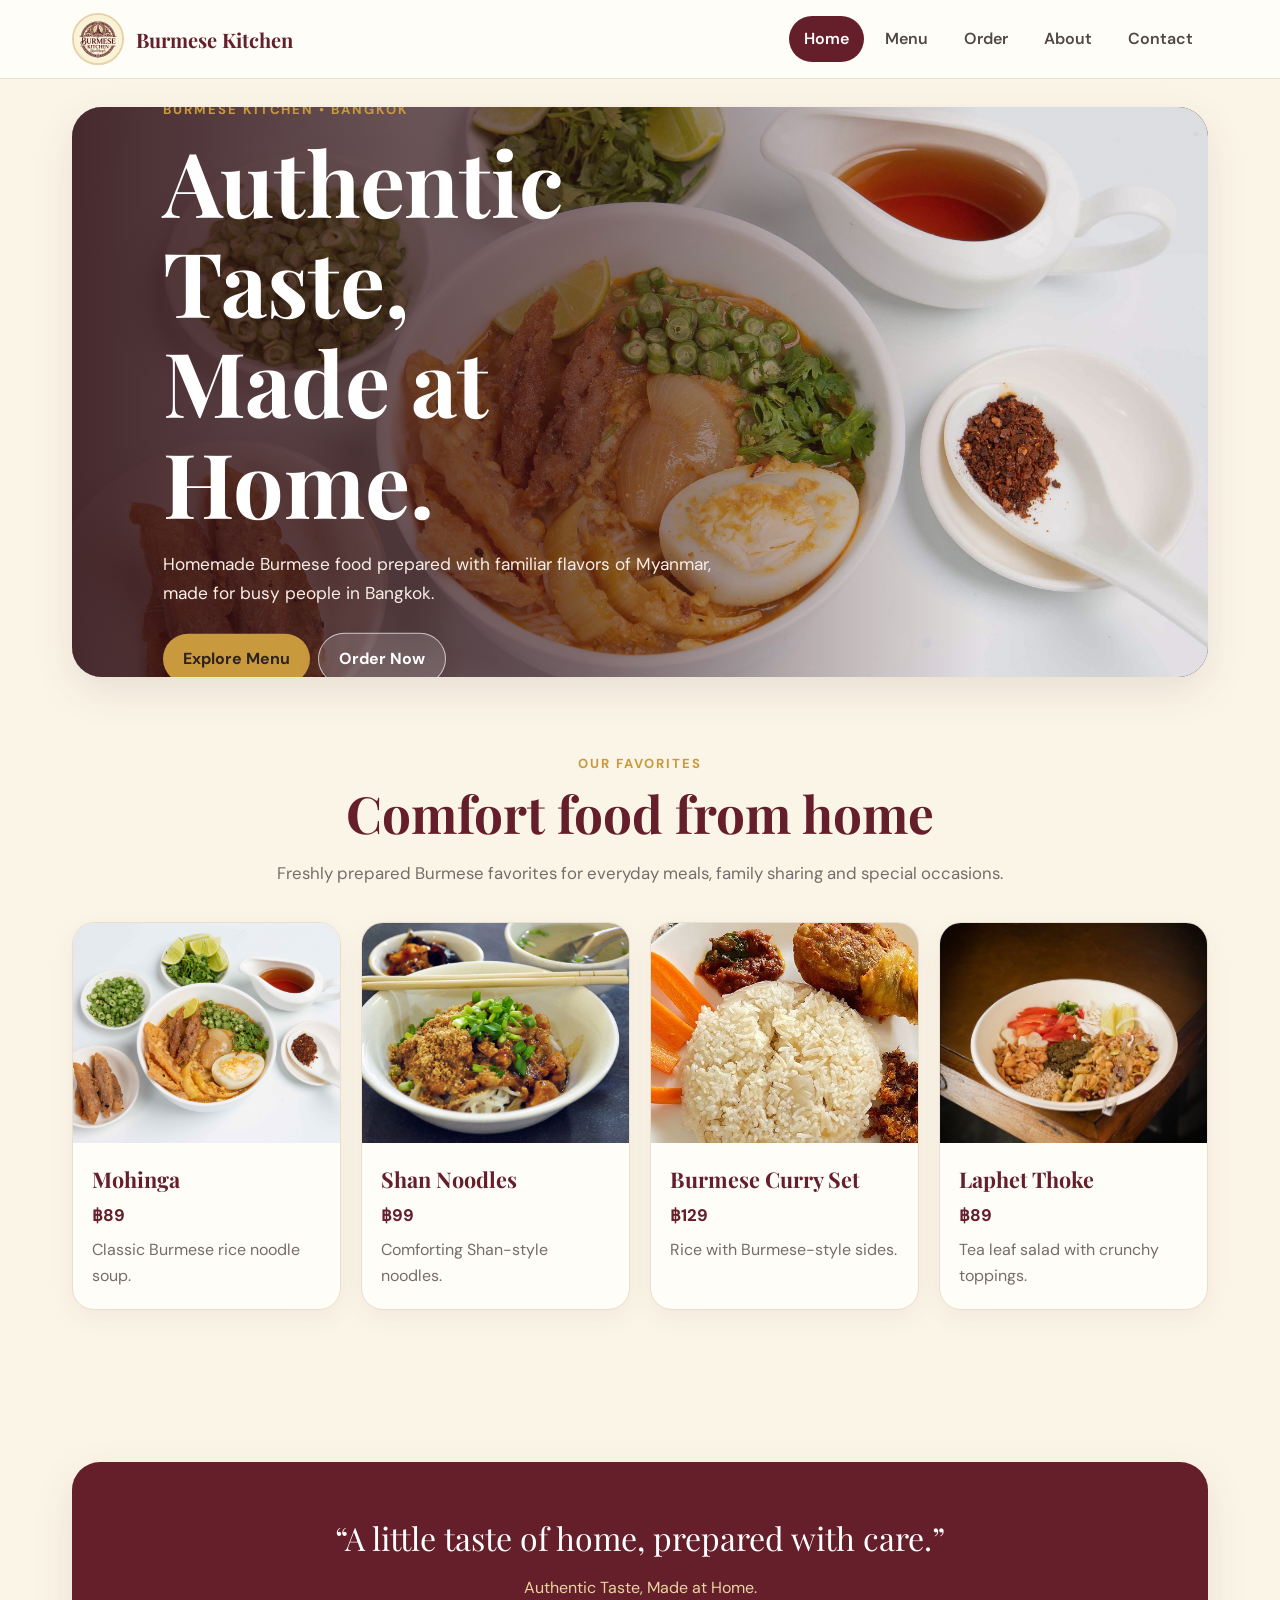
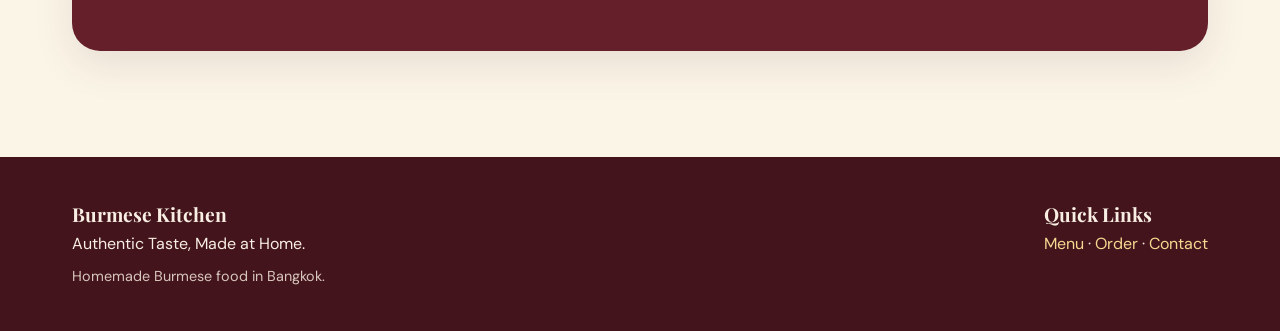
<file: index.html>
<!doctype html><html lang="en"><head><meta charset="utf-8"><meta name="viewport" content="width=device-width,initial-scale=1"><title>Burmese Kitchen | Authentic Taste, Made at Home</title><meta name="description" content="Burmese Kitchen — authentic homemade Burmese food in Bangkok."><link rel="stylesheet" href="style.css"></head><body>
<nav class="nav"><div class="nav-inner"><a class="brand" href="index.html"><img src="images/logo.jpeg" alt="Burmese Kitchen logo"><span>Burmese Kitchen</span></a><div class="links"><a class="active" href="index.html">Home</a><a href="menu.html">Menu</a><a href="order.html">Order</a><a href="about.html">About</a><a href="contact.html">Contact</a></div></div></nav>
<main><section class="hero"><div class="hero-card"><img src="images/mohinga.jpeg" alt="Burmese Mohinga"><div class="hero-overlay"></div><div class="hero-copy"><div class="kicker">Burmese Kitchen • Bangkok</div><h1>Authentic Taste,<br>Made at Home.</h1><p>Homemade Burmese food prepared with familiar flavors of Myanmar, made for busy people in Bangkok.</p><a class="btn gold" href="menu.html">Explore Menu</a><a class="btn secondary" href="order.html">Order Now</a></div></div></section>
<section class="section"><div class="section-head"><div class="kicker">Our favorites</div><h2>Comfort food from home</h2><p class="subtitle">Freshly prepared Burmese favorites for everyday meals, family sharing and special occasions.</p></div><div class="grid">
<article class="card"><img src="images/mohinga.jpeg" alt="Mohinga"><div class="card-body"><h3>Mohinga</h3><span class="price">฿89</span><p>Classic Burmese rice noodle soup.</p></div></article>
<article class="card"><img src="images/shan-noodles.jpeg" alt="Shan Noodles"><div class="card-body"><h3>Shan Noodles</h3><span class="price">฿99</span><p>Comforting Shan-style noodles.</p></div></article>
<article class="card"><img src="images/curry-set.jpeg" alt="Burmese Curry Set"><div class="card-body"><h3>Burmese Curry Set</h3><span class="price">฿129</span><p>Rice with Burmese-style sides.</p></div></article>
<article class="card"><img src="images/laphet-thoke.jpeg" alt="Laphet Thoke"><div class="card-body"><h3>Laphet Thoke</h3><span class="price">฿89</span><p>Tea leaf salad with crunchy toppings.</p></div></article></div></section>
<section class="section"><div class="quote"><p>“A little taste of home, prepared with care.”</p><span>Authentic Taste, Made at Home.</span></div></section></main>
<footer><div class="footer-inner"><div><strong>Burmese Kitchen</strong><div>Authentic Taste, Made at Home.</div><div class="footer-note">Homemade Burmese food in Bangkok.</div></div><div><strong>Quick Links</strong><div><a href="menu.html">Menu</a> · <a href="order.html">Order</a> · <a href="contact.html">Contact</a></div></div></div></footer><script src="script.js"></script></body></html>
</file>
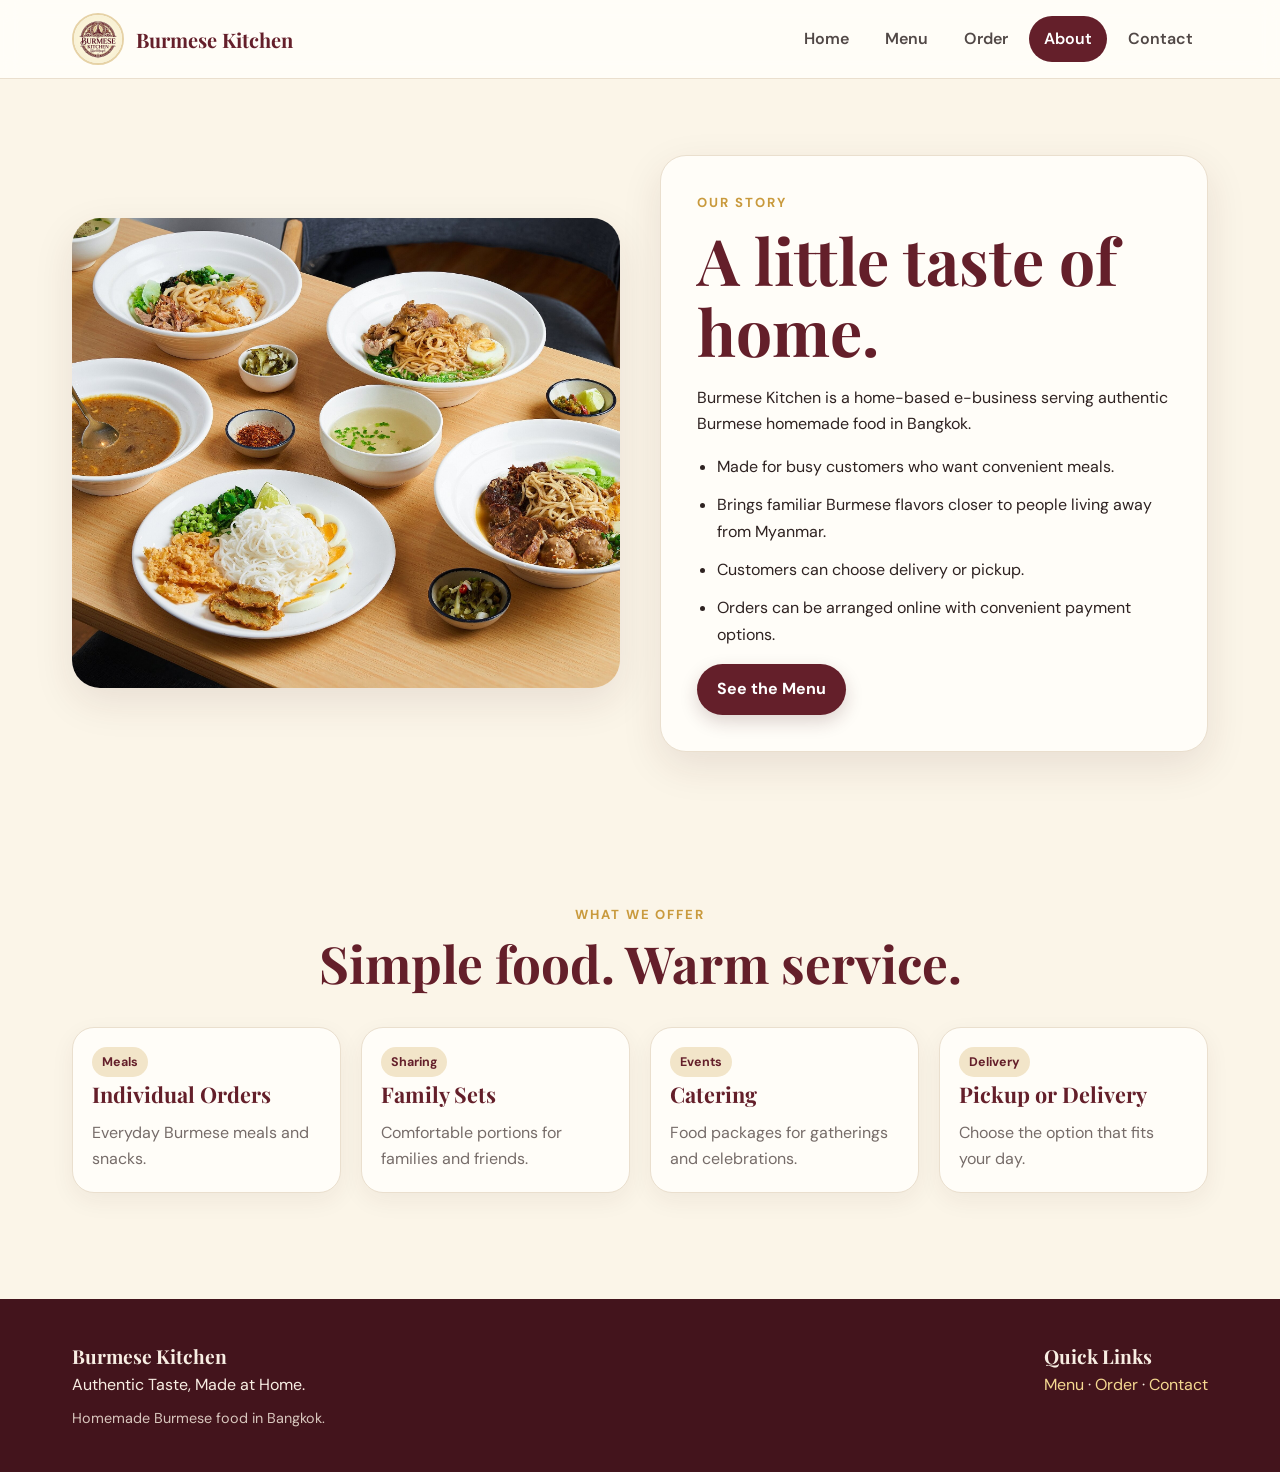
<file: about.html>
<!doctype html><html lang="en"><head><meta charset="utf-8"><meta name="viewport" content="width=device-width,initial-scale=1"><title>About | Burmese Kitchen</title><link rel="stylesheet" href="style.css"></head><body>
<nav class="nav"><div class="nav-inner"><a class="brand" href="index.html"><img src="images/logo.jpeg" alt="Burmese Kitchen logo"><span>Burmese Kitchen</span></a><div class="links"><a href="index.html">Home</a><a href="menu.html">Menu</a><a href="order.html">Order</a><a class="active" href="about.html">About</a><a href="contact.html">Contact</a></div></div></nav>
<main><section class="section"><div class="split"><img src="images/family-meal.jpeg" alt="Burmese food shared at a table"><div class="panel"><div class="kicker">Our story</div><h1>A little taste of home.</h1><p>Burmese Kitchen is a home-based e-business serving authentic Burmese homemade food in Bangkok.</p><ul class="list"><li>Made for busy customers who want convenient meals.</li><li>Brings familiar Burmese flavors closer to people living away from Myanmar.</li><li>Customers can choose delivery or pickup.</li><li>Orders can be arranged online with convenient payment options.</li></ul><a class="btn" href="menu.html">See the Menu</a></div></div></section>
<section class="section"><div class="section-head"><div class="kicker">What we offer</div><h2>Simple food. Warm service.</h2></div><div class="grid"><div class="card"><div class="card-body"><span class="badge">Meals</span><h3>Individual Orders</h3><p>Everyday Burmese meals and snacks.</p></div></div><div class="card"><div class="card-body"><span class="badge">Sharing</span><h3>Family Sets</h3><p>Comfortable portions for families and friends.</p></div></div><div class="card"><div class="card-body"><span class="badge">Events</span><h3>Catering</h3><p>Food packages for gatherings and celebrations.</p></div></div><div class="card"><div class="card-body"><span class="badge">Delivery</span><h3>Pickup or Delivery</h3><p>Choose the option that fits your day.</p></div></div></div></section></main>
<footer><div class="footer-inner"><div><strong>Burmese Kitchen</strong><div>Authentic Taste, Made at Home.</div><div class="footer-note">Homemade Burmese food in Bangkok.</div></div><div><strong>Quick Links</strong><div><a href="menu.html">Menu</a> · <a href="order.html">Order</a> · <a href="contact.html">Contact</a></div></div></div></footer><script src="script.js"></script></body></html>
</file>
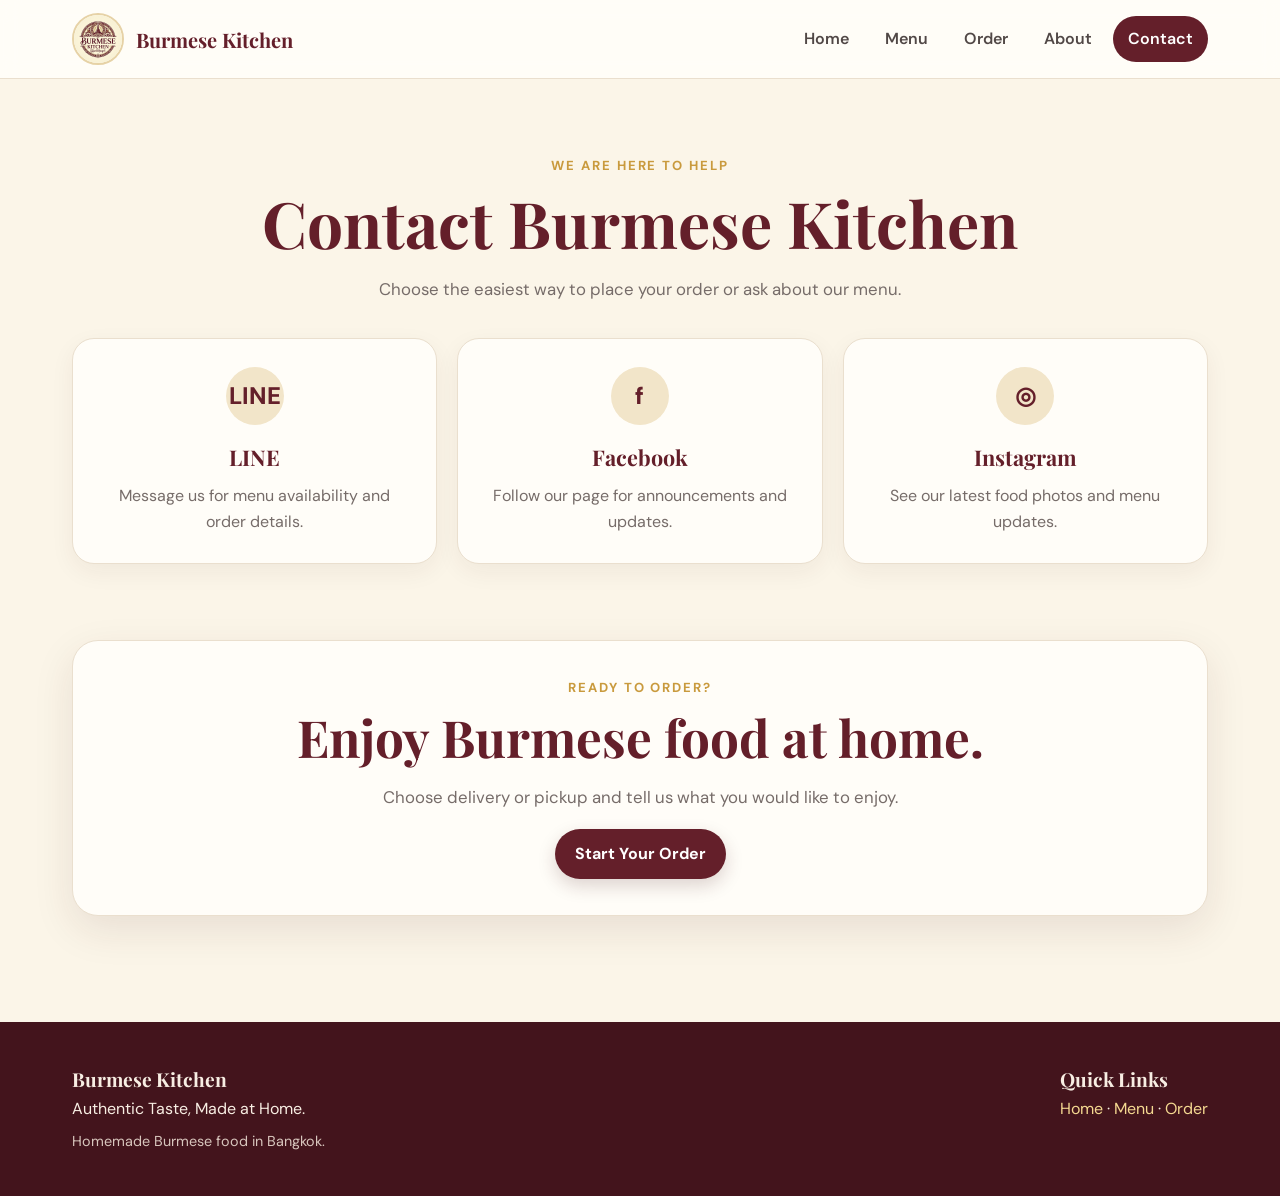
<file: contact.html>
<!doctype html><html lang="en"><head><meta charset="utf-8"><meta name="viewport" content="width=device-width,initial-scale=1"><title>Contact | Burmese Kitchen</title><link rel="stylesheet" href="style.css"></head><body>
<nav class="nav"><div class="nav-inner"><a class="brand" href="index.html"><img src="images/logo.jpeg" alt="Burmese Kitchen logo"><span>Burmese Kitchen</span></a><div class="links"><a href="index.html">Home</a><a href="menu.html">Menu</a><a href="order.html">Order</a><a href="about.html">About</a><a class="active" href="contact.html">Contact</a></div></div></nav>
<main><section class="section"><div class="section-head"><div class="kicker">We are here to help</div><h1>Contact Burmese Kitchen</h1><p class="subtitle">Choose the easiest way to place your order or ask about our menu.</p></div><div class="grid contact-grid">
<div class="card contact-card"><div class="contact-icon">LINE</div><h3>LINE</h3><p>Message us for menu availability and order details.</p></div>
<div class="card contact-card"><div class="contact-icon">f</div><h3>Facebook</h3><p>Follow our page for announcements and updates.</p></div>
<div class="card contact-card"><div class="contact-icon">◎</div><h3>Instagram</h3><p>See our latest food photos and menu updates.</p></div></div></section>
<section class="section" style="padding-top:0"><div class="panel" style="text-align:center"><div class="kicker">Ready to order?</div><h2>Enjoy Burmese food at home.</h2><p class="subtitle">Choose delivery or pickup and tell us what you would like to enjoy.</p><a class="btn" href="order.html">Start Your Order</a></div></section></main>
<footer><div class="footer-inner"><div><strong>Burmese Kitchen</strong><div>Authentic Taste, Made at Home.</div><div class="footer-note">Homemade Burmese food in Bangkok.</div></div><div><strong>Quick Links</strong><div><a href="index.html">Home</a> · <a href="menu.html">Menu</a> · <a href="order.html">Order</a></div></div></div></footer><script src="script.js"></script></body></html>
</file>
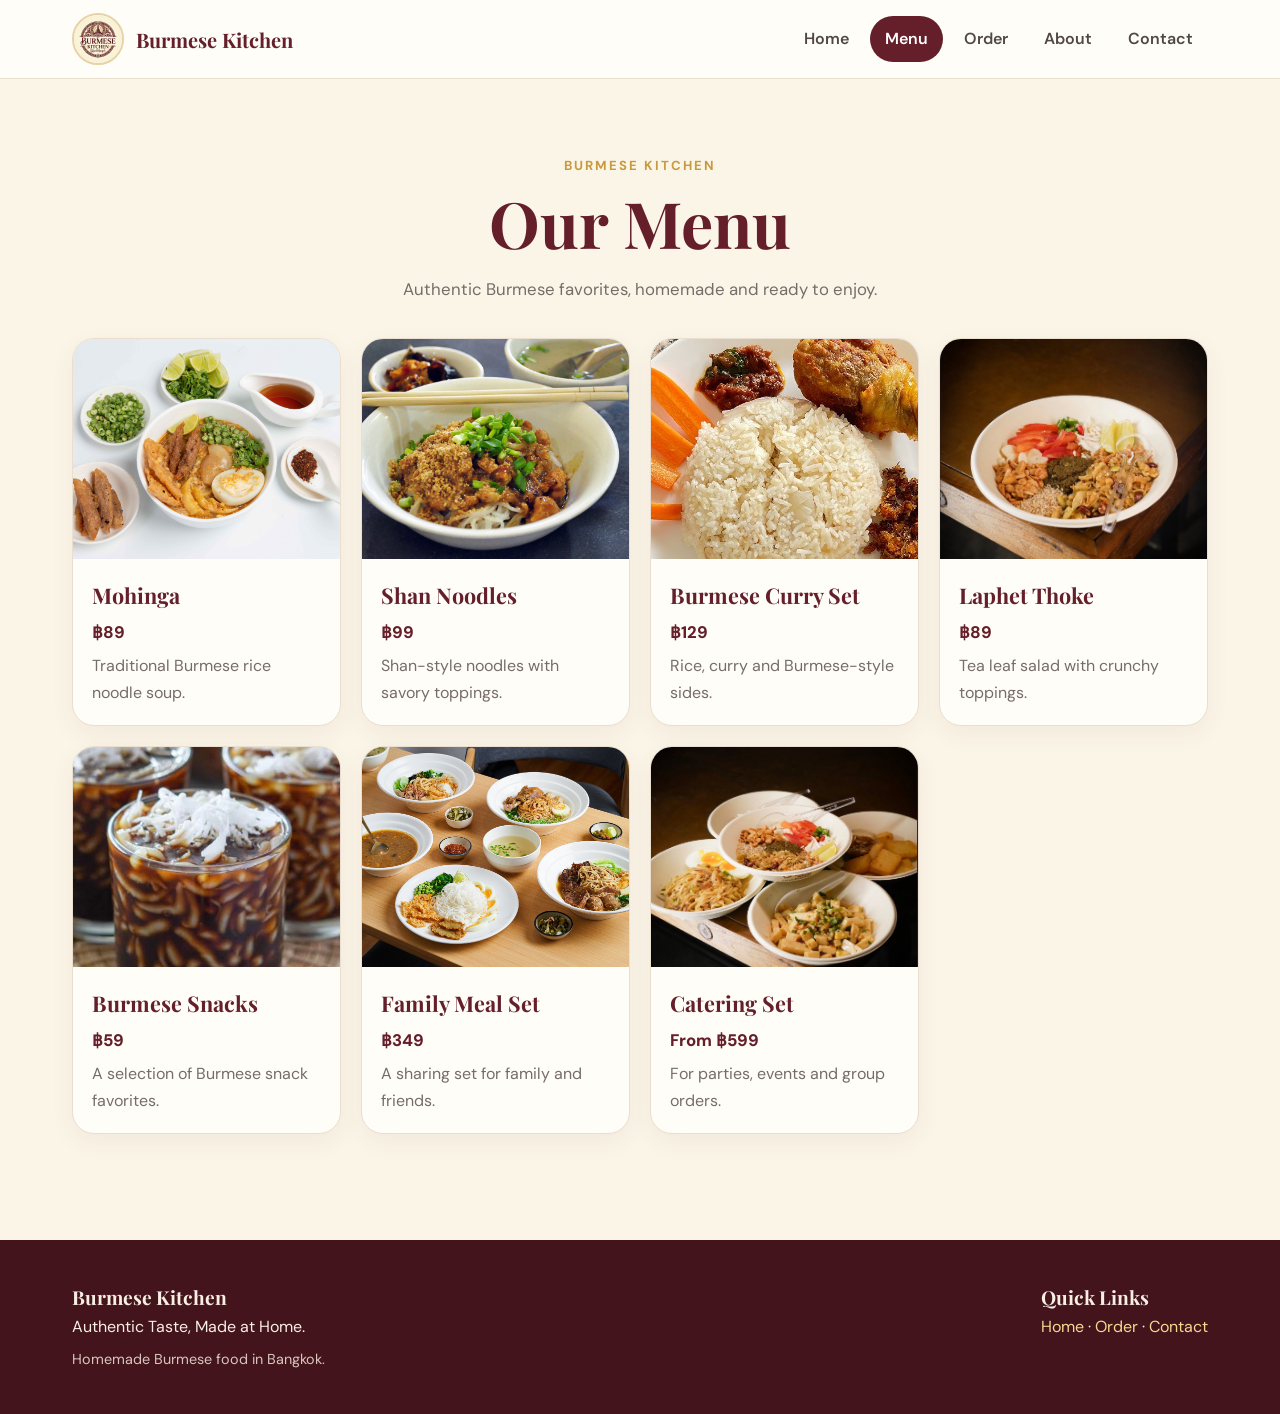
<file: menu.html>
<!doctype html><html lang="en"><head><meta charset="utf-8"><meta name="viewport" content="width=device-width,initial-scale=1"><title>Menu | Burmese Kitchen</title><link rel="stylesheet" href="style.css"></head><body>
<nav class="nav"><div class="nav-inner"><a class="brand" href="index.html"><img src="images/logo.jpeg" alt="Burmese Kitchen logo"><span>Burmese Kitchen</span></a><div class="links"><a href="index.html">Home</a><a class="active" href="menu.html">Menu</a><a href="order.html">Order</a><a href="about.html">About</a><a href="contact.html">Contact</a></div></div></nav>
<main><section class="section"><div class="section-head"><div class="kicker">Burmese Kitchen</div><h1>Our Menu</h1><p class="subtitle">Authentic Burmese favorites, homemade and ready to enjoy.</p></div><div class="grid">
<article class="card"><img src="images/mohinga.jpeg" alt="Mohinga"><div class="card-body"><h3>Mohinga</h3><span class="price">฿89</span><p>Traditional Burmese rice noodle soup.</p></div></article>
<article class="card"><img src="images/shan-noodles.jpeg" alt="Shan Noodles"><div class="card-body"><h3>Shan Noodles</h3><span class="price">฿99</span><p>Shan-style noodles with savory toppings.</p></div></article>
<article class="card"><img src="images/curry-set.jpeg" alt="Burmese Curry Set"><div class="card-body"><h3>Burmese Curry Set</h3><span class="price">฿129</span><p>Rice, curry and Burmese-style sides.</p></div></article>
<article class="card"><img src="images/laphet-thoke.jpeg" alt="Laphet Thoke"><div class="card-body"><h3>Laphet Thoke</h3><span class="price">฿89</span><p>Tea leaf salad with crunchy toppings.</p></div></article>
<article class="card"><img src="images/burmese-snacks.jpeg" alt="Burmese Snacks"><div class="card-body"><h3>Burmese Snacks</h3><span class="price">฿59</span><p>A selection of Burmese snack favorites.</p></div></article>
<article class="card"><img src="images/family-meal.jpeg" alt="Family Meal Set"><div class="card-body"><h3>Family Meal Set</h3><span class="price">฿349</span><p>A sharing set for family and friends.</p></div></article>
<article class="card"><img src="images/catering.jpeg" alt="Catering Set"><div class="card-body"><h3>Catering Set</h3><span class="price">From ฿599</span><p>For parties, events and group orders.</p></div></article></div></section></main>
<footer><div class="footer-inner"><div><strong>Burmese Kitchen</strong><div>Authentic Taste, Made at Home.</div><div class="footer-note">Homemade Burmese food in Bangkok.</div></div><div><strong>Quick Links</strong><div><a href="index.html">Home</a> · <a href="order.html">Order</a> · <a href="contact.html">Contact</a></div></div></div></footer><script src="script.js"></script></body></html>
</file>
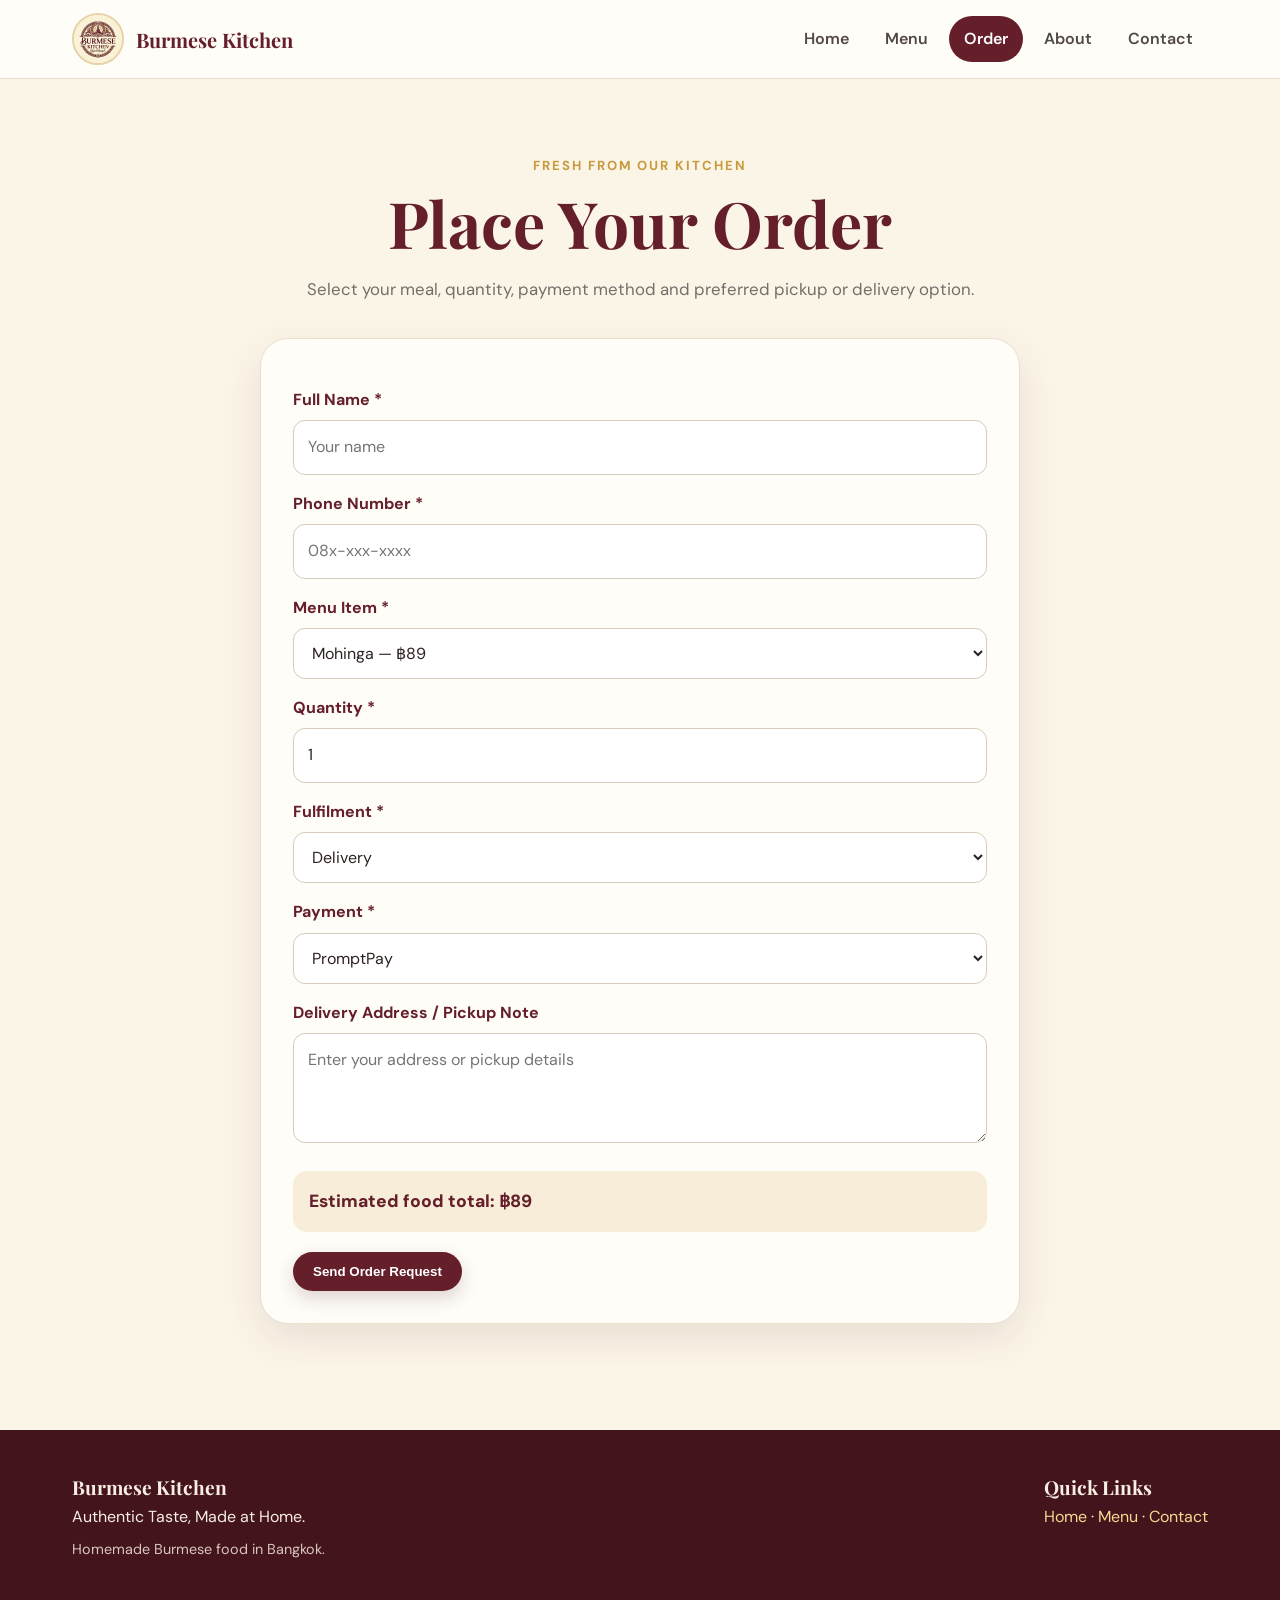
<file: order.html>
<!doctype html><html lang="en"><head><meta charset="utf-8"><meta name="viewport" content="width=device-width,initial-scale=1"><title>Order | Burmese Kitchen</title><link rel="stylesheet" href="style.css"></head><body>
<nav class="nav"><div class="nav-inner"><a class="brand" href="index.html"><img src="images/logo.jpeg" alt="Burmese Kitchen logo"><span>Burmese Kitchen</span></a><div class="links"><a href="index.html">Home</a><a href="menu.html">Menu</a><a class="active" href="order.html">Order</a><a href="about.html">About</a><a href="contact.html">Contact</a></div></div></nav>
<main><section class="section"><div class="section-head"><div class="kicker">Fresh from our kitchen</div><h1>Place Your Order</h1><p class="subtitle">Select your meal, quantity, payment method and preferred pickup or delivery option.</p></div><div class="form-wrap"><form id="orderForm">
<label for="name">Full Name *</label><input id="name" name="name" required placeholder="Your name">
<label for="phone">Phone Number *</label><input id="phone" name="phone" type="tel" required placeholder="08x-xxx-xxxx">
<label for="item">Menu Item *</label><select id="item" name="item" required><option value="mohinga">Mohinga — ฿89</option><option value="shan">Shan Noodles — ฿99</option><option value="curry">Burmese Curry Set — ฿129</option><option value="laphet">Laphet Thoke — ฿89</option><option value="snacks">Burmese Snacks — ฿59</option><option value="family">Family Meal Set — ฿349</option><option value="catering">Catering Set — ฿599</option></select>
<label for="qty">Quantity *</label><input id="qty" name="qty" type="number" min="1" value="1" required>
<label for="method">Fulfilment *</label><select id="method" name="method"><option>Delivery</option><option>Pickup</option></select>
<label for="payment">Payment *</label><select id="payment" name="payment"><option>PromptPay</option><option>Bank transfer</option><option>Card / e-wallet</option></select>
<label for="address">Delivery Address / Pickup Note</label><textarea id="address" name="address" placeholder="Enter your address or pickup details"></textarea>
<div id="total" class="total">Estimated food total: ฿89</div><button class="btn" type="submit">Send Order Request</button><div id="success" class="success" style="display:none"></div></form></div></section></main>
<footer><div class="footer-inner"><div><strong>Burmese Kitchen</strong><div>Authentic Taste, Made at Home.</div><div class="footer-note">Homemade Burmese food in Bangkok.</div></div><div><strong>Quick Links</strong><div><a href="index.html">Home</a> · <a href="menu.html">Menu</a> · <a href="contact.html">Contact</a></div></div></div></footer><script src="script.js"></script></body></html>
</file>
<file: style.css>
@import url('https://fonts.googleapis.com/css2?family=DM+Sans:wght@400;500;600;700&family=Playfair+Display:wght@600;700&display=swap');
:root{--wine:#641f2a;--wine2:#43141c;--gold:#c99a3d;--cream:#fbf5e8;--paper:#fffdf8;--ink:#2e2221;--muted:#766c69;--line:#eadfce;--shadow:0 14px 40px rgba(65,25,30,.10)}
*{box-sizing:border-box}html{scroll-behavior:smooth}body{margin:0;font-family:'DM Sans',Arial,sans-serif;color:var(--ink);background:var(--cream);line-height:1.65}a{color:inherit;text-decoration:none}img{max-width:100%;display:block}.nav{position:sticky;top:0;z-index:20;background:rgba(255,253,248,.96);backdrop-filter:blur(10px);border-bottom:1px solid var(--line)}.nav-inner{max-width:1180px;margin:auto;padding:13px 22px;display:flex;align-items:center;justify-content:space-between;gap:20px}.brand{display:flex;align-items:center;gap:12px;font-family:'Playfair Display',serif;font-size:1.25rem;font-weight:700;color:var(--wine)}.brand img{width:52px;height:52px;border-radius:50%;object-fit:cover;border:2px solid #e6d2a6}.links{display:flex;align-items:center;gap:6px;flex-wrap:wrap}.links a{padding:10px 15px;border-radius:24px;font-weight:600;color:#514846}.links a:hover,.links a.active{background:var(--wine);color:#fff}.hero{max-width:1180px;margin:28px auto 0;padding:0 22px}.hero-card{height:570px;position:relative;overflow:hidden;border-radius:30px;box-shadow:var(--shadow);background:#2b1718}.hero-card>img{width:100%;height:100%;object-fit:cover}.hero-overlay{position:absolute;inset:0;background:linear-gradient(90deg,rgba(48,15,19,.88) 0%,rgba(48,15,19,.60) 45%,rgba(48,15,19,.08) 80%)}.hero-copy{position:absolute;left:8%;top:50%;transform:translateY(-50%);max-width:600px;color:#fff}.kicker{font-size:.82rem;letter-spacing:.15em;text-transform:uppercase;font-weight:700;color:var(--gold);margin-bottom:10px}.hero h1,.section h1,.section h2{font-family:'Playfair Display',serif;line-height:1.12;margin:0 0 18px}.hero h1{font-size:clamp(3rem,7vw,5.8rem)}.hero p{font-size:1.08rem;max-width:570px;color:#f9eee6;margin-bottom:26px}.btn{display:inline-flex;align-items:center;justify-content:center;border:0;border-radius:999px;padding:12px 20px;background:var(--wine);color:#fff;font-weight:700;cursor:pointer;transition:.2s;box-shadow:0 7px 18px rgba(67,20,28,.18)}.btn:hover{transform:translateY(-2px);background:var(--wine2)}.btn.gold{background:var(--gold);color:#2e2221}.btn.secondary{background:rgba(255,255,255,.14);border:1px solid rgba(255,255,255,.65);margin-left:8px}.section{max-width:1180px;margin:0 auto;padding:76px 22px}.section-head{text-align:center;max-width:760px;margin:0 auto 34px}.section h2{font-size:clamp(2.1rem,4vw,3.3rem);color:var(--wine)}.section h1{font-size:clamp(2.5rem,5vw,4.3rem);color:var(--wine)}.subtitle{color:var(--muted);font-size:1.05rem}.grid{display:grid;grid-template-columns:repeat(4,1fr);gap:20px}.card{background:var(--paper);border:1px solid var(--line);border-radius:22px;overflow:hidden;box-shadow:0 8px 24px rgba(70,35,30,.06);transition:.2s}.card:hover{transform:translateY(-4px);box-shadow:var(--shadow)}.card>img{width:100%;height:220px;object-fit:cover}.card-body{padding:19px}.card h3{font-family:'Playfair Display',serif;font-size:1.35rem;color:var(--wine);margin:0 0 5px}.card p{margin:7px 0 0;color:var(--muted)}.price{display:inline-block;font-weight:800;color:var(--wine);font-size:1.05rem}.quote{background:var(--wine);color:#fff;border-radius:28px;padding:50px;text-align:center;box-shadow:var(--shadow)}.quote p{font-family:'Playfair Display',serif;font-size:2rem;max-width:800px;margin:0 auto 10px}.quote span{color:#ead3a0}.split{display:grid;grid-template-columns:1fr 1fr;gap:40px;align-items:center}.split>img{width:100%;height:470px;object-fit:cover;border-radius:28px;box-shadow:var(--shadow)}.panel{background:var(--paper);border:1px solid var(--line);border-radius:26px;padding:36px;box-shadow:var(--shadow)}.list{padding-left:20px}.list li{margin:12px 0}.badge{display:inline-block;background:#f2e5c9;color:var(--wine);padding:5px 10px;border-radius:999px;font-size:.78rem;font-weight:700}.form-wrap{max-width:760px;margin:auto;background:var(--paper);border:1px solid var(--line);border-radius:28px;padding:32px;box-shadow:var(--shadow)}label{display:block;font-weight:700;color:var(--wine);margin:16px 0 7px}input,select,textarea{width:100%;padding:13px 14px;border:1px solid #d9cbbb;border-radius:12px;background:#fff;color:var(--ink);font:inherit;outline:none}input:focus,select:focus,textarea:focus{border-color:var(--gold);box-shadow:0 0 0 3px rgba(201,154,61,.14)}textarea{min-height:110px;resize:vertical}.total{margin:20px 0;padding:16px;border-radius:14px;background:#f7edd9;color:var(--wine);font-weight:800;font-size:1.1rem}.success{margin-top:18px;padding:15px;border-radius:14px;background:#edf7ed;color:#2f6b3a;font-weight:700}.contact-grid{grid-template-columns:repeat(3,1fr)}.contact-card{padding:28px;text-align:center}.contact-icon{width:58px;height:58px;border-radius:50%;background:#f2e5c9;color:var(--wine);display:grid;place-items:center;margin:0 auto 15px;font-size:1.5rem;font-weight:800}.contact-card h3{margin-bottom:6px}.mini{font-size:.9rem;color:var(--muted)}footer{background:var(--wine2);color:#f8eee3;margin-top:30px}.footer-inner{max-width:1180px;margin:auto;padding:42px 22px;display:flex;justify-content:space-between;gap:30px}.footer-inner strong{font-family:'Playfair Display',serif;font-size:1.2rem}.footer-inner a{color:#f5d991}.footer-note{color:#d8c6bd;font-size:.9rem;margin-top:8px}@media(max-width:900px){.grid{grid-template-columns:repeat(2,1fr)}.split{grid-template-columns:1fr}.hero-card{height:520px}.hero-copy{left:7%;right:7%}}@media(max-width:620px){.nav-inner{align-items:flex-start}.brand span{display:none}.links{justify-content:flex-end}.links a{padding:8px 10px;font-size:.9rem}.hero{margin-top:16px}.hero-card{height:570px;border-radius:22px}.hero-overlay{background:linear-gradient(90deg,rgba(48,15,19,.86),rgba(48,15,19,.35))}.hero h1{font-size:3rem}.hero p{font-size:1rem}.grid,.contact-grid{grid-template-columns:1fr}.section{padding:55px 18px}.quote{padding:34px 22px}.quote p{font-size:1.55rem}.panel,.form-wrap{padding:23px}.footer-inner{flex-direction:column}.btn.secondary{margin:10px 0 0}}
</file>
